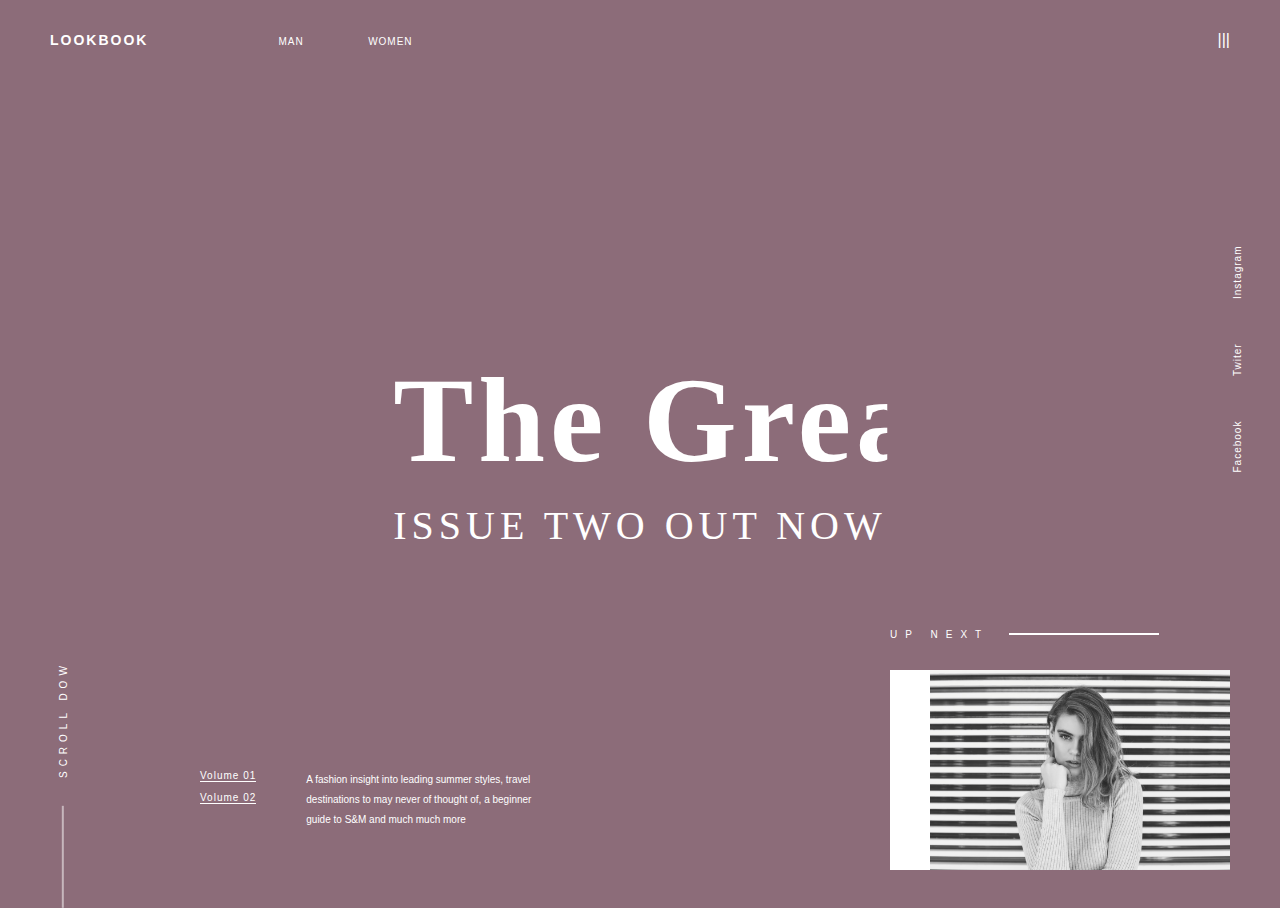
<file: index_02.html>
<!DOCTYPE html>
<html lang="en">
<head>
    <meta charset="UTF-8">
    <meta http-equiv="X-UA-Compatible" content="IE=edge">
    <meta name="viewport" content="width=device-width, initial-scale=1.0">
    <title>Desktop Integration - Image Animation</title>
    <link rel="stylesheet" href="./css/style02.css">
    <link rel="stylesheet" href="https://cdnjs.cloudflare.com/ajax/libs/font-awesome/6.2.0/css/all.min.css" integrity="sha512-xh6O/CkQoPOWDdYTDqeRdPCVd1SpvCA9XXcUnZS2FmJNp1coAFzvtCN9BmamE+4aHK8yyUHUSCcJHgXloTyT2A==" crossorigin="anonymous" referrerpolicy="no-referrer" />
</head>
<body>
    <div class="wrapper">
        <!-- =============================================================== -->
        <!-- Navbar  -->
        <!-- =============================================================== -->
        <nav class="navbar">
            <div class="title">lookbook</div>
            <div class="categories">
                <ul>
                    <li>man</li>
                    <li>women</li>
                </ul>
            </div>
            <div class="menu">
                <ion-icon></ion-icon>
            </div>
            <div class="search">
                |||
                <i class="fab fa-sistrix"></i>
                <ion-icon></ion-icon>
            </div>

        </nav>
        <!-- =============================================================== -->
        <!-- Social Media  -->
        <!-- =============================================================== -->
        <div class="media">
            <ul>
                <li>Facebook</li>
                <li>Twiter</li>
                <li>Instagram</li>
            </ul>
        </div>

       <div class="img-wrapper01">
            <div class="img01"></div>
            <!-- Animation -->
            <div class="block"></div>
        </div>
        <div class="img-wrapper02">
            <div class="img02"></div>
            <div class="block"></div>
        </div>
    <div class="text">
        <h1><span class="hidetext">The Great Escape</span></h1>
        <p><span class="hidetext">Issue two out now</span></p>
    </div>


<div class="desc">
    <ul>
        <li>Volume 01</li>
        <li>Volume 02</li>
    </ul>
    <p>A fashion insight into leading summer styles, travel destinations to 
        may never of thought of, a beginner guide to S&M and much much more</p>
</div>

<div class="scrolldown">
    scroll dow
</div>

<div class="bottomnav">
    <div class="next">up next</div>
    <div class="nav">
        <ul>
            <li><i class="fas fa-arrow-up"></i></li>
            <li><i class="fas fa-arrow-down"></i></li>
        </ul>
        <!-- insert image -->
        <div class="bottomnav-img"></div>
    </div>
</div>

<script src="./js/script_02.js"></script>
       </div>
    </div>
</body>
</html>
</html>
</file>
<file: css/style02.css>
* {
  margin: 0;
  padding: 0;
  box-sizing: border-box;
}

body {
  font-family: "Poppins", sans-serif;
  background: #8c6c79;
  color: #fff;
  width: 100%;
  height: 100vh;
  overflow: hidden;
}

ul {
  list-style-type: none;
}

.navbar {
  display: flex;
  justify-content: space-between;
  height: 80px;
  align-items: center;
  padding: 0 50px;
}

.navbar .title {
  margin-right: 100px;
  font-size: 14px;
  text-transform: uppercase;
  letter-spacing: 2px;
  font-weight: 600;
}
.navbar .categories {
  margin-right: auto;
}
.navbar .categories ul li {
  display: inline-block;
  padding: 0 30px;
  font-size: 10px;
  text-transform: uppercase;
  letter-spacing: 1px;
  font-weight: 500;
}
.navbar .menu {
  margin-right: 50px;
}

.media {
  position: absolute;
  top: 350px;
  right: -90px;
  transform: rotate(-90deg);
}
.media ul li {
  display: inline-block;
  padding: 0 20px;
  font-size: 10px;
  font-weight: 500;
  letter-spacing: 1px;
}

.img-wrapper01 {
  position: absolute;
  top: 120px;
  left: 200px;
}
.img-wrapper01 .img01 {
  background: url("/images/project02/image01.jpg") no-repeat;
  background-position: 50%; /**/
  background-size: cover;
  height: 500px;
  width: 350px;

  opacity: 0;
  animation: image-appear 0.0001s linear forwards;
  animation-delay: 1.6s;
}

.img-wrapper02 {
  position: absolute;
  top: 0px;
  left: 650px;
}

.img-wrapper02 .img02 {
  /**/
  background: url("/images/project02/image02.png") no-repeat;
  background-position: 50%; /**/
  background-size: cover;
  height: 100vh; /*s'adapte en hauteur*/
  width: 800px;

  opacity: 0;
  animation: image-appear 0.0001s linear forwards;
  animation-delay: 2s;
}

/*----------  Blocks  ----------*/
/* Animation */
.block {
  position: absolute;
  top: 0;
  left: 0;
  width: 0%;
  height: 100%;
  background: rgb(163, 124, 140);

  animation: block-appear 1.5s cubic-bezier(0.19, 1, 0.22, 1) forwards;
  animation-delay: 1s;
}
@keyframes block-appear {
  0% {
    left: 0;
    width: 0%;
  }
  50% {
    left: 0;
    width: 100%;
  }
  100% {
    left: 100%;
    width: 0;
  }
}
@keyframes image-appear {
  0% {
    opacity: 0;
  }
  100% {
    opacity: 1;
  }
}

.img-wrapper02 .block {
  animation-delay: 1.4s;
}
/*----------  Text  ----------*/

.text {
  position: absolute;
  top: 50%;
  left: 50%;
  transform: translate(-50%, -50%);
  white-space: nowrap;
}
.text h1 {
  font-size: 120px;
  font-family: "Tinos", sans-serif;
  letter-spacing: 5px;
  position: relative;
  overflow: hidden;
  height: 150px;
  width: 100%;
}

.text h1 .hidetext {
  position: absolute;
}

.text p {
  font-size: 40px;
  font-family: "Tinos", sans-serif;
  text-transform: uppercase;
  letter-spacing: 5px;
  font-weight: lighter;
}
.desc {
  position: absolute;
  left: 200px;
  bottom: 70px;
  display: flex;
}

.desc ul {
  margin-right: 50px;
}

/* volume 01 02*/
.desc ul li {
  font-size: 10px;
  letter-spacing: 1px;
  font-weight: 500;
  border-bottom: 1px solid #fff;
  margin-bottom: 10px;
}

.desc p {
  width: 250px;
  font-size: 10px;
  font-weight: 300;
  line-height: 2;
}

.scrolldown {
  font-size: 10px;
  font-weight: 500;
  text-transform: uppercase;
  letter-spacing: 5px;
  position: absolute;
  bottom: 110px;
  left: -60px;
  transform: rotate(-90deg);
}

/* add trait _______*/
.scrolldown::before {
  content: "";
  border: 1px solid #fff;
  width: 100px;
  margin: 0 20px 0 0;
  transform: translateY(-3px);
  opacity: 0.5;
  display: inline-block; /**/
}
.bottomnav {
  position: absolute;
  bottom: 30px;
  right: 50px;
}

/*up next*/
.bottomnav .next {
  font-size: 10px;
  letter-spacing: 8px;
  font-weight: 500;
  text-transform: uppercase;
  margin-bottom: 30px;
}
/* Trait*/
.bottomnav .next::after {
  content: "";
  display: inline-block;
  border: 1px solid white;
  width: 148px;
  margin: 0 0 0 20px;
  transform: translateY(-3px);
}
.bottomnav .nav {
  display: flex;
}

.bottomnav ul {
  background-color: #fff;
  color: black;
  display: flex;
  flex-direction: column;
  justify-content: space-between;
}

.bottomnav ul li {
  padding: 30px 20px;
  font-size: 25px;
}

.bottomnav-img {
  background: url("/images/project02/bottomnav-img.jpg") no-repeat;
  background-position: 50%;
  background-size: cover;
  height: 200px;
  width: 300px;
}
</file>
